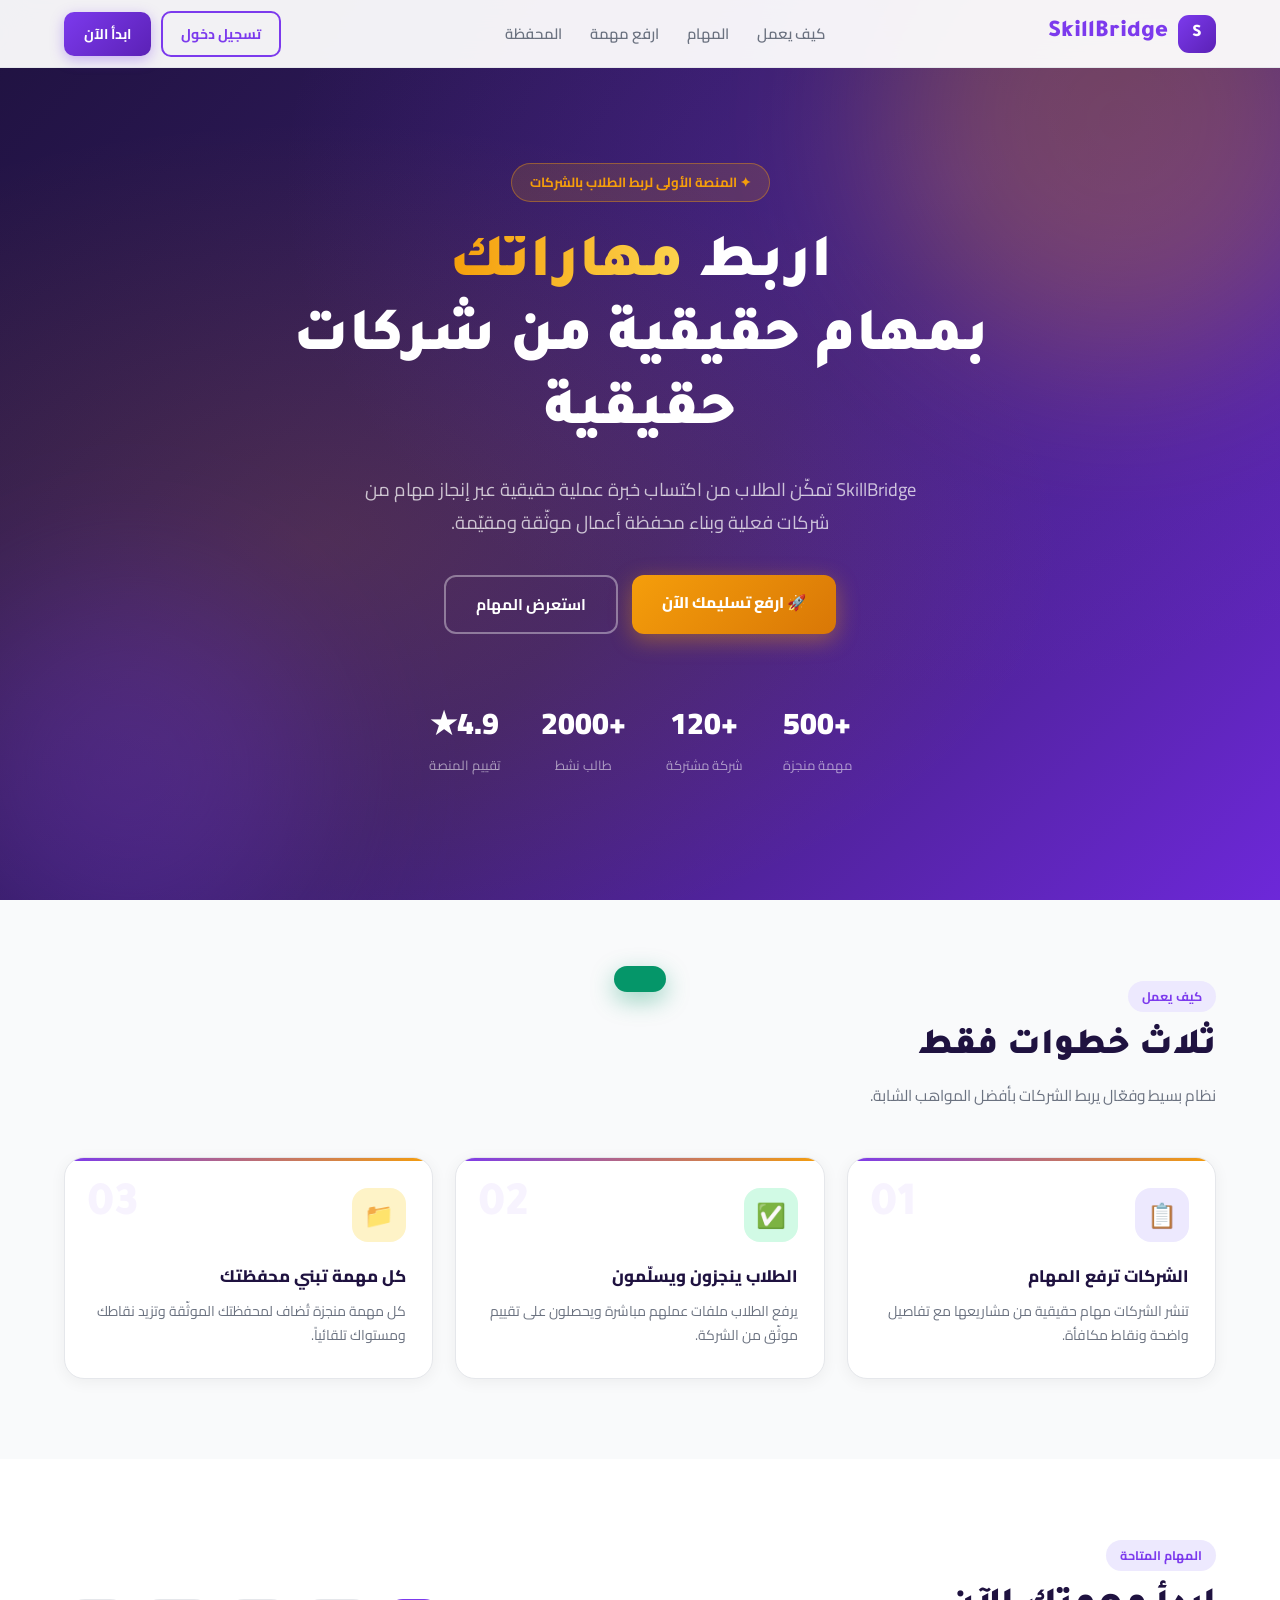
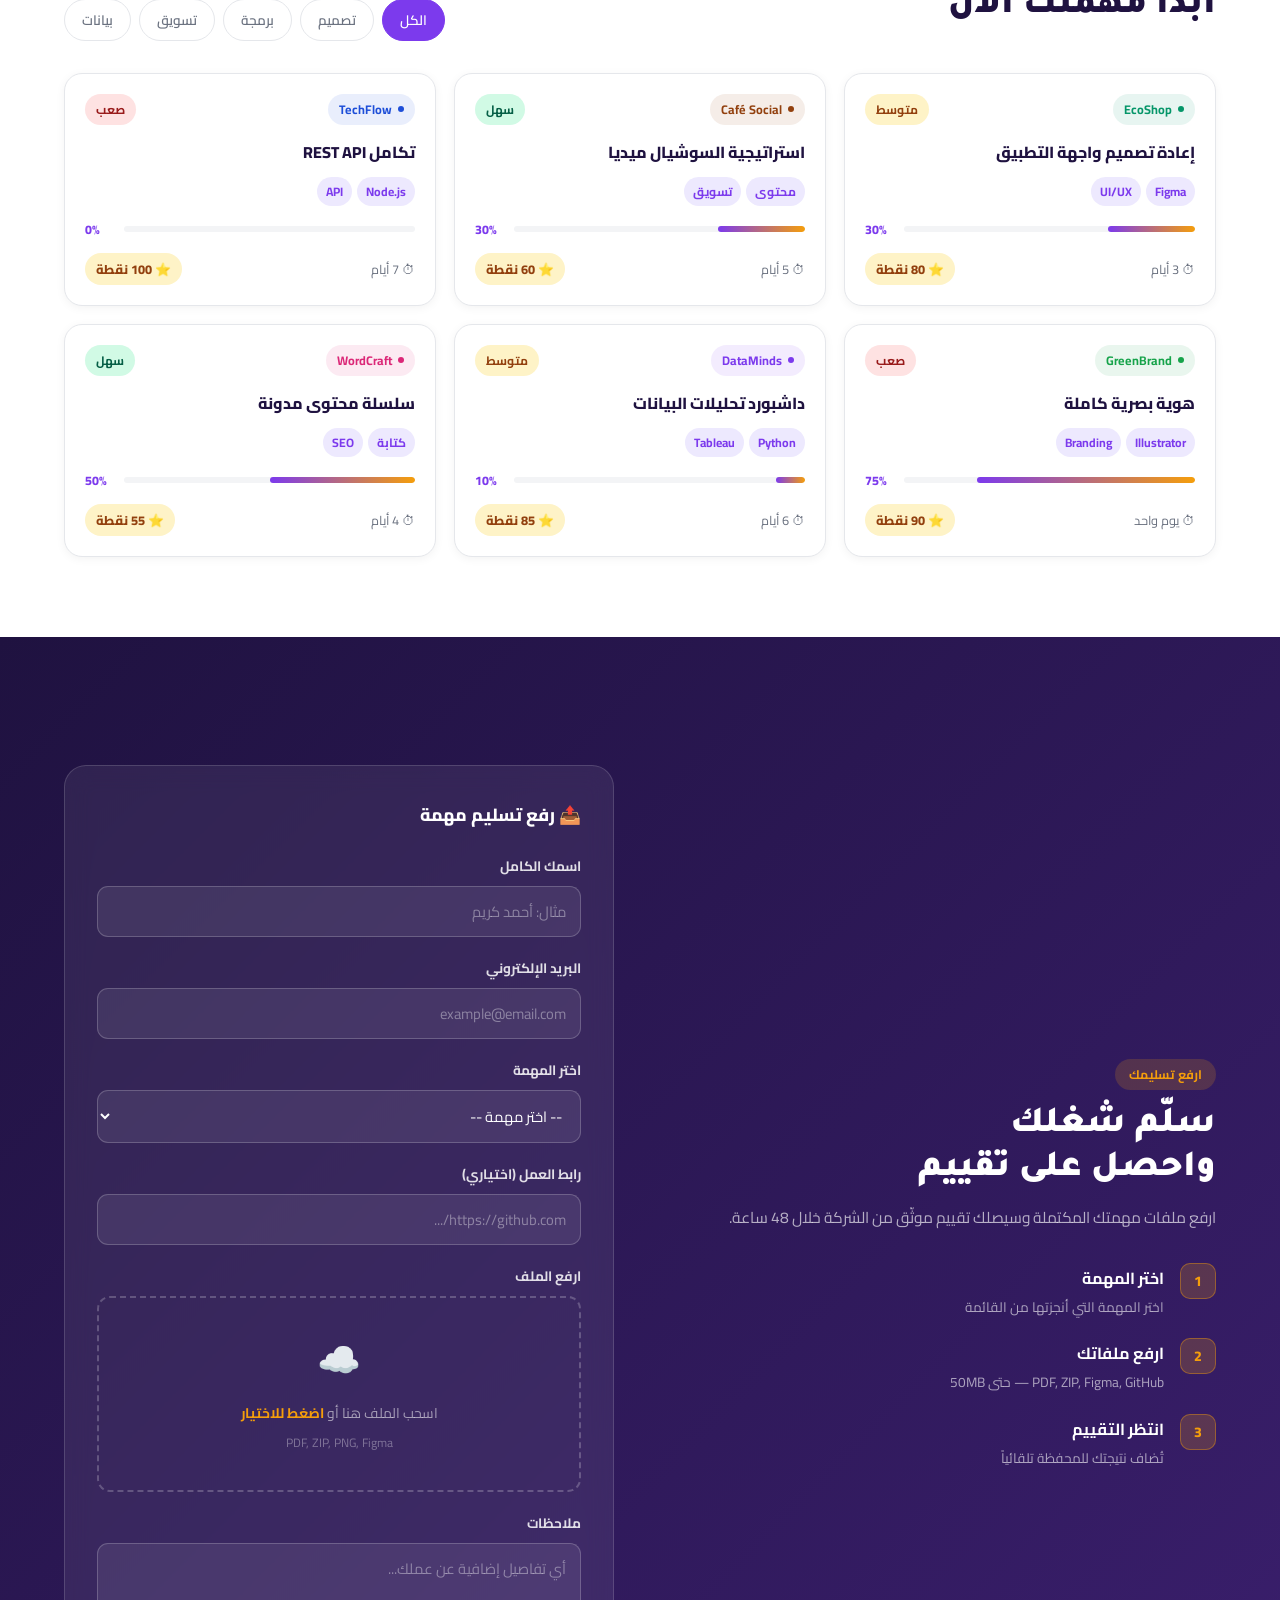
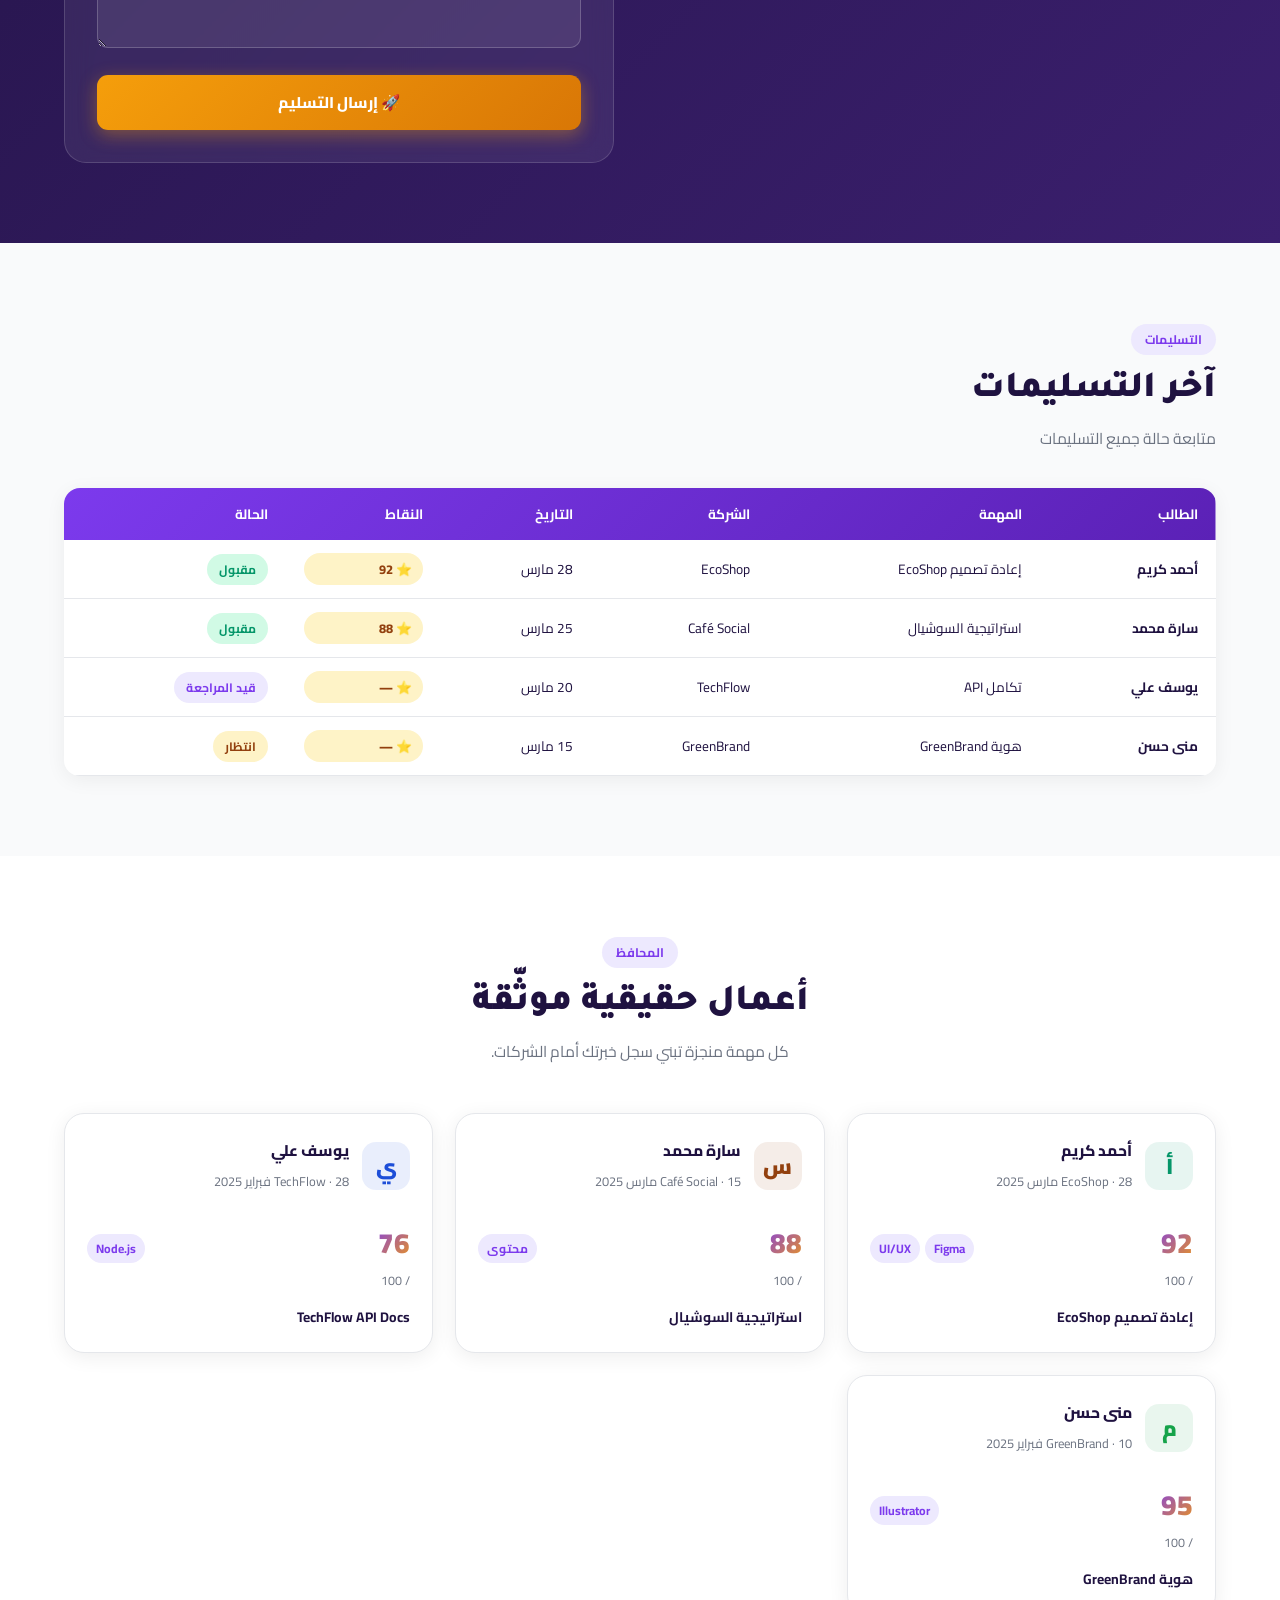
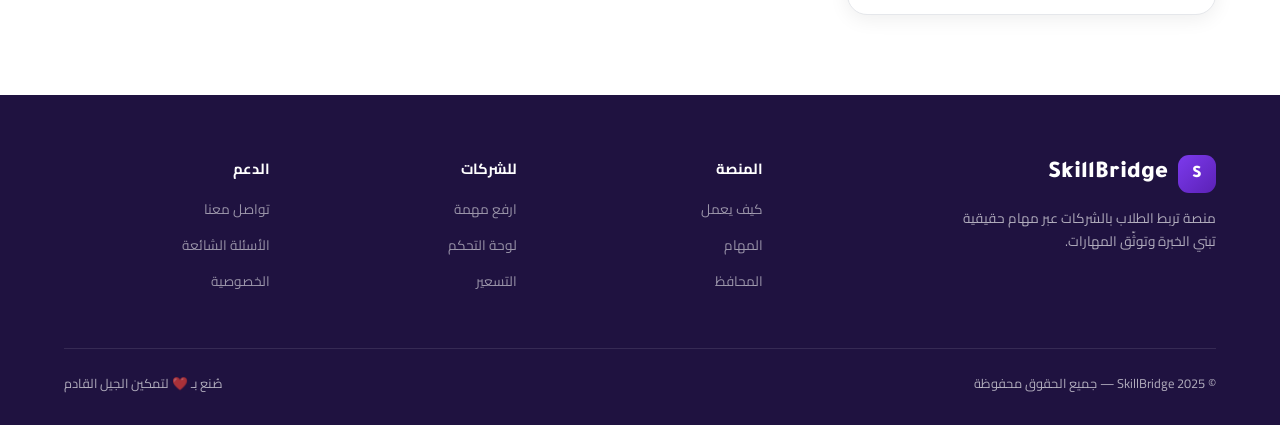
<file: index (1).html>
<!DOCTYPE html>
<html lang="ar" dir="rtl">
<head>
  <meta charset="UTF-8" />
  <meta name="viewport" content="width=device-width, initial-scale=1.0"/>
  <title>SkillBridge — اربط مهاراتك بالواقع</title>
  <link href="https://fonts.googleapis.com/css2?family=Cairo:wght@400;600;700;900&family=Tajawal:wght@400;500;700;800;900&display=swap" rel="stylesheet">
  <style>
    :root {
      --purple:#7C3AED; --purple-deep:#5B21B6; --purple-light:#EDE9FE;
      --gold:#F59E0B; --gold-light:#FEF3C7; --gold-dark:#92400E;
      --dark:#1F1240; --gray:#6B7280; --light-gray:#9CA3AF;
      --bg:#F9FAFB; --white:#fff; --green:#059669; --green-light:#D1FAE5;
      --red:#EF4444; --red-light:#FEE2E2; --border:#E5E7EB;
    }
    *{margin:0;padding:0;box-sizing:border-box;}
    html{scroll-behavior:smooth;}
    body{font-family:'Cairo',sans-serif;background:var(--bg);color:var(--dark);overflow-x:hidden;}

    /* ── NAV ── */
    nav{position:fixed;top:0;left:0;right:0;z-index:100;background:rgba(255,255,255,.94);backdrop-filter:blur(14px);border-bottom:1px solid var(--border);padding:0 5%;display:flex;align-items:center;justify-content:space-between;height:68px;transition:box-shadow .3s;}
    nav.scrolled{box-shadow:0 4px 24px rgba(124,58,237,.1);}
    .logo{display:flex;align-items:center;gap:10px;text-decoration:none;font-family:'Tajawal',sans-serif;font-size:1.5rem;font-weight:900;color:var(--purple);}
    .logo-icon{width:38px;height:38px;border-radius:11px;background:linear-gradient(135deg,var(--purple),var(--purple-deep));display:flex;align-items:center;justify-content:center;color:#fff;font-size:1.1rem;font-weight:900;}
    .nav-links{display:flex;align-items:center;gap:28px;}
    .nav-links a{text-decoration:none;color:var(--gray);font-weight:600;font-size:.93rem;transition:color .2s;}
    .nav-links a:hover{color:var(--purple);}
    .nav-btns{display:flex;gap:10px;align-items:center;}
    .btn-ghost{padding:8px 18px;border-radius:10px;border:2px solid var(--purple);color:var(--purple);font-weight:700;font-size:.88rem;cursor:pointer;background:transparent;text-decoration:none;transition:all .2s;font-family:'Cairo',sans-serif;}
    .btn-ghost:hover{background:var(--purple-light);}
    .btn-solid{padding:9px 20px;border-radius:10px;background:linear-gradient(135deg,var(--purple),var(--purple-deep));color:#fff;font-weight:700;font-size:.88rem;cursor:pointer;border:none;text-decoration:none;box-shadow:0 4px 14px rgba(124,58,237,.35);transition:transform .2s,box-shadow .2s;font-family:'Cairo',sans-serif;}
    .btn-solid:hover{transform:translateY(-2px);box-shadow:0 8px 20px rgba(124,58,237,.4);}
    .burger{display:none;flex-direction:column;gap:5px;cursor:pointer;padding:4px;}
    .burger span{width:24px;height:2px;background:var(--dark);border-radius:2px;transition:.3s;}

    /* ── HERO ── */
    .hero{min-height:100vh;background:linear-gradient(135deg,#1F1240 0%,#3B1F6E 55%,#6D28D9 100%);display:flex;align-items:center;justify-content:center;text-align:center;padding:110px 5% 70px;position:relative;overflow:hidden;}
    .hero-bg{position:absolute;inset:0;background:radial-gradient(ellipse at 25% 60%,rgba(245,158,11,.14) 0%,transparent 55%),radial-gradient(ellipse at 75% 20%,rgba(124,58,237,.25) 0%,transparent 50%);pointer-events:none;}
    .blob{position:absolute;border-radius:50%;filter:blur(80px);opacity:.25;pointer-events:none;}
    .blob-1{width:480px;height:480px;background:var(--gold);top:-120px;right:-80px;animation:float 8s ease-in-out infinite;}
    .blob-2{width:380px;height:380px;background:#7C3AED;bottom:-60px;left:-60px;animation:float 10s ease-in-out infinite reverse;}
    @keyframes float{0%,100%{transform:translateY(0);}50%{transform:translateY(-20px);}}
    .hero-inner{position:relative;z-index:1;max-width:820px;}
    .hero-badge{display:inline-flex;align-items:center;gap:8px;background:rgba(245,158,11,.15);border:1px solid rgba(245,158,11,.4);color:var(--gold);padding:6px 18px;border-radius:99px;font-size:.83rem;font-weight:700;margin-bottom:28px;animation:fadeD .5s ease both;}
    .hero h1{font-family:'Tajawal',sans-serif;font-size:clamp(2rem,6vw,3.8rem);font-weight:900;color:#fff;line-height:1.22;margin-bottom:20px;animation:fadeD .5s .15s ease both;}
    .hero h1 em{font-style:normal;background:linear-gradient(90deg,var(--gold),#FCD34D);-webkit-background-clip:text;-webkit-text-fill-color:transparent;}
    .hero p{font-size:clamp(.95rem,2.4vw,1.15rem);color:rgba(255,255,255,.72);line-height:1.8;max-width:580px;margin:0 auto 36px;animation:fadeD .5s .3s ease both;}
    .hero-actions{display:flex;gap:14px;justify-content:center;flex-wrap:wrap;animation:fadeD .5s .45s ease both;}
    .btn-gold{padding:13px 30px;border-radius:12px;background:linear-gradient(135deg,var(--gold),#D97706);color:#fff;font-weight:800;font-size:.97rem;text-decoration:none;border:none;cursor:pointer;box-shadow:0 6px 22px rgba(245,158,11,.4);transition:transform .2s,box-shadow .2s;font-family:'Cairo',sans-serif;}
    .btn-gold:hover{transform:translateY(-3px);box-shadow:0 10px 28px rgba(245,158,11,.5);}
    .btn-outline-white{padding:13px 30px;border-radius:12px;border:2px solid rgba(255,255,255,.38);color:#fff;font-weight:700;font-size:.97rem;text-decoration:none;transition:background .2s,border-color .2s;}
    .btn-outline-white:hover{background:rgba(255,255,255,.1);border-color:rgba(255,255,255,.7);}
    .hero-stats{display:flex;gap:40px;justify-content:center;margin-top:60px;flex-wrap:wrap;animation:fadeU .5s .6s ease both;}
    .hstat .num{font-size:1.9rem;font-weight:900;color:#fff;}
    .hstat .lbl{font-size:.82rem;color:rgba(255,255,255,.55);margin-top:2px;}
    @keyframes fadeD{from{opacity:0;transform:translateY(-18px);}to{opacity:1;transform:translateY(0);}}
    @keyframes fadeU{from{opacity:0;transform:translateY(18px);}to{opacity:1;transform:translateY(0);}}

    /* ── SECTIONS ── */
    .sec{padding:80px 5%;}
    .sec-white{background:var(--white);}
    .sec-dark{background:linear-gradient(135deg,#1F1240,#3B1F6E);color:#fff;}
    .chip{display:inline-block;background:var(--purple-light);color:var(--purple);padding:4px 14px;border-radius:99px;font-size:.78rem;font-weight:700;margin-bottom:14px;}
    .chip-gold{background:rgba(245,158,11,.18);color:var(--gold);}
    .sec-title{font-family:'Tajawal',sans-serif;font-size:clamp(1.55rem,4vw,2.3rem);font-weight:900;margin-bottom:12px;}
    .sec-sub{color:var(--gray);font-size:.97rem;line-height:1.75;max-width:500px;}
    .sec-sub-white{color:rgba(255,255,255,.65);}

    /* ── HOW ── */
    .how-grid{display:grid;grid-template-columns:repeat(auto-fit,minmax(250px,1fr));gap:22px;margin-top:48px;}
    .how-card{background:var(--white);border-radius:20px;padding:30px 26px;border:1px solid var(--border);box-shadow:0 3px 16px rgba(0,0,0,.055);position:relative;overflow:hidden;transition:transform .3s,box-shadow .3s;}
    .how-card::before{content:'';position:absolute;top:0;left:0;right:0;height:3px;background:linear-gradient(90deg,var(--purple),var(--gold));}
    .how-card:hover{transform:translateY(-6px);box-shadow:0 16px 40px rgba(124,58,237,.11);}
    .how-num{position:absolute;top:20px;left:22px;font-size:3rem;font-weight:900;color:rgba(124,58,237,.06);font-family:'Tajawal',sans-serif;}
    .how-icon{width:54px;height:54px;border-radius:16px;display:flex;align-items:center;justify-content:center;font-size:1.5rem;margin-bottom:18px;}
    .how-card h3{font-size:1.05rem;font-weight:800;margin-bottom:8px;}
    .how-card p{font-size:.875rem;color:var(--gray);line-height:1.7;}

    /* ── TASKS ── */
    .tasks-head{display:flex;align-items:flex-end;justify-content:space-between;flex-wrap:wrap;gap:16px;margin-bottom:32px;}
    .filters{display:flex;gap:8px;flex-wrap:wrap;}
    .ftab{padding:7px 17px;border-radius:99px;border:1.5px solid var(--border);background:transparent;font-size:.85rem;font-weight:600;color:var(--gray);cursor:pointer;font-family:'Cairo',sans-serif;transition:all .2s;}
    .ftab.active,.ftab:hover{background:var(--purple);border-color:var(--purple);color:#fff;}
    .tasks-grid{display:grid;grid-template-columns:repeat(auto-fill,minmax(295px,1fr));gap:18px;}
    .tcard{background:var(--white);border-radius:18px;padding:20px;border:1.5px solid var(--border);box-shadow:0 2px 10px rgba(0,0,0,.05);transition:transform .3s,box-shadow .3s,border-color .3s;cursor:pointer;}
    .tcard:hover{transform:translateY(-4px);box-shadow:0 12px 32px rgba(124,58,237,.1);border-color:var(--purple-light);}
    .tcard-top{display:flex;justify-content:space-between;align-items:center;margin-bottom:12px;}
    .cbadge{display:flex;align-items:center;gap:6px;padding:4px 11px;border-radius:99px;font-size:.78rem;font-weight:700;}
    .cdot{width:6px;height:6px;border-radius:50%;}
    .dbadge{padding:4px 11px;border-radius:99px;font-size:.76rem;font-weight:700;}
    .de{background:#D1FAE5;color:#065F46;} .dm{background:var(--gold-light);color:var(--gold-dark);} .dh{background:var(--red-light);color:#991B1B;}
    .ttitle{font-size:1rem;font-weight:800;margin-bottom:10px;}
    .tags{display:flex;flex-wrap:wrap;gap:5px;margin-bottom:12px;}
    .tag{padding:3px 9px;border-radius:99px;background:var(--purple-light);color:var(--purple);font-size:.76rem;font-weight:700;}
    .prow{display:flex;align-items:center;gap:9px;margin-bottom:12px;}
    .pbar{flex:1;height:6px;background:#F3F4F6;border-radius:99px;overflow:hidden;}
    .pfill{height:100%;background:linear-gradient(90deg,var(--purple),var(--gold));border-radius:99px;}
    .ppct{font-size:.78rem;font-weight:800;color:var(--purple);min-width:30px;text-align:left;}
    .tfoot{display:flex;justify-content:space-between;align-items:center;}
    .dl{font-size:.8rem;color:var(--gray);}
    .pts{display:flex;align-items:center;gap:4px;background:var(--gold-light);padding:4px 11px;border-radius:99px;font-size:.8rem;font-weight:800;color:var(--gold-dark);}

    /* ── UPLOAD ── */
    .upload-grid{display:grid;grid-template-columns:1fr 1fr;gap:52px;align-items:center;margin-top:48px;}
    .upload-steps{display:flex;flex-direction:column;gap:20px;margin-top:32px;}
    .ustep{display:flex;gap:16px;align-items:flex-start;}
    .unum{width:36px;height:36px;border-radius:10px;flex-shrink:0;background:rgba(245,158,11,.2);border:1px solid rgba(245,158,11,.4);color:var(--gold);font-weight:800;display:flex;align-items:center;justify-content:center;font-size:.88rem;}
    .utext h4{font-weight:700;margin-bottom:4px;}
    .utext p{font-size:.85rem;color:rgba(255,255,255,.6);line-height:1.6;}
    .form-wrap{background:rgba(255,255,255,.07);border:1px solid rgba(255,255,255,.15);border-radius:22px;padding:32px;backdrop-filter:blur(12px);}
    .form-wrap h3{font-weight:800;font-size:1.1rem;margin-bottom:22px;}
    .fg{margin-bottom:18px;}
    .fg label{display:block;font-size:.85rem;font-weight:700;margin-bottom:7px;color:rgba(255,255,255,.85);}
    .fc{width:100%;padding:11px 14px;border-radius:11px;border:1.5px solid rgba(255,255,255,.2);background:rgba(255,255,255,.08);color:#fff;font-size:.92rem;font-family:'Cairo',sans-serif;outline:none;transition:border-color .2s,background .2s;}
    .fc::placeholder{color:rgba(255,255,255,.38);}
    .fc:focus{border-color:var(--gold);background:rgba(255,255,255,.12);}
    select.fc option{background:#2D1B69;color:#fff;}
    .drop{border:2px dashed rgba(255,255,255,.22);border-radius:13px;padding:28px;text-align:center;cursor:pointer;transition:border-color .2s,background .2s;}
    .drop:hover,.drop.over{border-color:var(--gold);background:rgba(245,158,11,.07);}
    .drop-ico{font-size:2.2rem;margin-bottom:8px;}
    .drop p{font-size:.87rem;color:rgba(255,255,255,.55);}
    .drop strong{color:var(--gold);}
    #fName{margin-top:8px;font-size:.82rem;color:var(--gold);font-weight:600;}
    .btn-send{width:100%;padding:13px;border-radius:11px;background:linear-gradient(135deg,var(--gold),#D97706);color:#fff;font-weight:800;font-size:.97rem;border:none;cursor:pointer;font-family:'Cairo',sans-serif;box-shadow:0 5px 18px rgba(245,158,11,.38);transition:transform .2s,box-shadow .2s;}
    .btn-send:hover{transform:translateY(-2px);box-shadow:0 9px 26px rgba(245,158,11,.48);}

    /* ── TABLE ── */
    .twrap{overflow-x:auto;border-radius:16px;box-shadow:0 4px 20px rgba(0,0,0,.06);margin-top:36px;}
    table{width:100%;border-collapse:collapse;background:var(--white);}
    thead{background:linear-gradient(135deg,var(--purple),var(--purple-deep));}
    th{padding:13px 18px;font-size:.85rem;font-weight:700;color:#fff;text-align:right;}
    tbody tr{border-bottom:1px solid var(--border);transition:background .2s;}
    tbody tr:hover{background:var(--purple-light);}
    td{padding:13px 18px;font-size:.85rem;}
    .sbadge{padding:4px 12px;border-radius:99px;font-size:.76rem;font-weight:700;}
    .sp{background:var(--gold-light);color:var(--gold-dark);}
    .sa{background:var(--green-light);color:var(--green);}
    .sr{background:var(--purple-light);color:var(--purple);}

    /* ── PORTFOLIO ── */
    .pgrid{display:grid;grid-template-columns:repeat(auto-fill,minmax(275px,1fr));gap:22px;margin-top:48px;}
    .pcard{background:var(--white);border-radius:20px;overflow:hidden;box-shadow:0 4px 20px rgba(0,0,0,.07);border:1px solid var(--border);transition:transform .3s,box-shadow .3s;}
    .pcard:hover{transform:translateY(-6px);box-shadow:0 16px 40px rgba(0,0,0,.11);}
    .pcard-h{padding:22px;display:flex;align-items:center;gap:13px;}
    .pav{width:48px;height:48px;border-radius:14px;display:flex;align-items:center;justify-content:center;font-size:1.35rem;font-weight:900;}
    .pinfo h4{font-size:.97rem;font-weight:800;}
    .pinfo span{font-size:.8rem;color:var(--gray);}
    .pcard-b{padding:0 22px 22px;}
    .srow{display:flex;align-items:center;justify-content:space-between;margin-bottom:12px;}
    .sval{font-size:1.75rem;font-weight:900;background:linear-gradient(135deg,var(--purple),var(--gold));-webkit-background-clip:text;-webkit-text-fill-color:transparent;}
    .slbl{font-size:.78rem;color:var(--gray);}

    /* ── FOOTER ── */
    footer{background:var(--dark);color:rgba(255,255,255,.65);padding:60px 5% 30px;}
    .fgrid{display:grid;grid-template-columns:2fr 1fr 1fr 1fr;gap:40px;margin-bottom:44px;}
    .fbrand .logo{color:#fff;margin-bottom:14px;}
    .fbrand p{font-size:.85rem;line-height:1.7;max-width:270px;}
    .fcol h4{color:#fff;font-weight:700;margin-bottom:14px;font-size:.92rem;}
    .fcol a{display:block;font-size:.85rem;color:rgba(255,255,255,.55);text-decoration:none;margin-bottom:10px;transition:color .2s;}
    .fcol a:hover{color:var(--gold);}
    .fbot{border-top:1px solid rgba(255,255,255,.1);padding-top:22px;display:flex;justify-content:space-between;flex-wrap:wrap;gap:8px;font-size:.8rem;}

    /* ── TOAST ── */
    .toast{position:fixed;bottom:28px;left:50%;transform:translateX(-50%) translateY(120px);background:var(--green);color:#fff;padding:13px 26px;border-radius:14px;font-weight:700;font-size:.92rem;box-shadow:0 8px 24px rgba(5,150,105,.4);z-index:999;transition:transform .4s cubic-bezier(.34,1.56,.64,1);display:flex;align-items:center;gap:8px;white-space:nowrap;}
    .toast.show{transform:translateX(-50%) translateY(0);}

    /* ── MODAL ── */
    .ov{position:fixed;inset:0;background:rgba(0,0,0,.6);backdrop-filter:blur(4px);z-index:200;display:flex;align-items:center;justify-content:center;opacity:0;pointer-events:none;transition:opacity .3s;}
    .ov.open{opacity:1;pointer-events:all;}
    .modal{background:var(--white);border-radius:22px;padding:34px;max-width:460px;width:92%;transform:scale(.92);transition:transform .3s;max-height:88vh;overflow-y:auto;}
    .ov.open .modal{transform:scale(1);}
    .modal h2{font-size:1.35rem;font-weight:900;margin-bottom:6px;}
    .modal p{color:var(--gray);font-size:.88rem;margin-bottom:20px;}
    .mclose{float:left;background:none;border:none;font-size:1.3rem;cursor:pointer;color:var(--gray);}
    .fc-l{width:100%;padding:11px 14px;border-radius:11px;border:1.5px solid var(--border);background:var(--bg);font-size:.92rem;font-family:'Cairo',sans-serif;color:var(--dark);outline:none;margin-bottom:14px;transition:border-color .2s;}
    .fc-l:focus{border-color:var(--purple);}
    .mact{display:flex;gap:10px;margin-top:20px;}

    /* ── REVEAL ── */
    .rv{opacity:0;transform:translateY(28px);transition:opacity .6s ease,transform .6s ease;}
    .rv.vis{opacity:1;transform:translateY(0);}

    /* ── RESPONSIVE ── */
    @media(max-width:900px){.upload-grid{grid-template-columns:1fr;}.fgrid{grid-template-columns:1fr 1fr;}}
    @media(max-width:640px){
      nav{padding:0 4%;} .nav-links{display:none;flex-direction:column;position:fixed;top:68px;left:0;right:0;background:#fff;padding:20px;border-bottom:1px solid var(--border);gap:16px;box-shadow:0 8px 20px rgba(0,0,0,.08);}
      .nav-links.open{display:flex;} .nav-btns .btn-ghost{display:none;} .burger{display:flex;}
      .sec{padding:56px 4%;} .how-grid,.tasks-grid,.pgrid{grid-template-columns:1fr;}
      .fgrid{grid-template-columns:1fr;} .hero-stats{gap:20px;} .hero-actions{flex-direction:column;align-items:center;}
      .tasks-head{flex-direction:column;align-items:flex-start;} .hstat .num{font-size:1.6rem;}
    }
  </style>
</head>
<body>

<!-- NAV -->
<nav id="nav">
  <a class="logo" href="#"><div class="logo-icon">S</div>SkillBridge</a>
  <div class="nav-links" id="nl">
    <a href="#how">كيف يعمل</a>
    <a href="#tasks">المهام</a>
    <a href="#upload">ارفع مهمة</a>
    <a href="#portfolio">المحفظة</a>
  </div>
  <div class="nav-btns">
    <a class="btn-ghost" href="#" onclick="openM('login');return false">تسجيل دخول</a>
    <a class="btn-solid" href="#" onclick="openM('reg');return false">ابدأ الآن</a>
  </div>
  <div class="burger" onclick="toggleNav()"><span></span><span></span><span></span></div>
</nav>

<!-- HERO -->
<section class="hero">
  <div class="hero-bg"></div>
  <div class="blob blob-1"></div>
  <div class="blob blob-2"></div>
  <div class="hero-inner">
    <div class="hero-badge">✦ المنصة الأولى لربط الطلاب بالشركات</div>
    <h1>اربط <em>مهاراتك</em><br>بمهام حقيقية من شركات حقيقية</h1>
    <p>SkillBridge تمكّن الطلاب من اكتساب خبرة عملية حقيقية عبر إنجاز مهام من شركات فعلية وبناء محفظة أعمال موثّقة ومقيّمة.</p>
    <div class="hero-actions">
      <a class="btn-gold" href="#upload">🚀 ارفع تسليمك الآن</a>
      <a class="btn-outline-white" href="#tasks">استعرض المهام</a>
    </div>
    <div class="hero-stats">
      <div class="hstat"><div class="num">+500</div><div class="lbl">مهمة منجزة</div></div>
      <div class="hstat"><div class="num">+120</div><div class="lbl">شركة مشتركة</div></div>
      <div class="hstat"><div class="num">+2000</div><div class="lbl">طالب نشط</div></div>
      <div class="hstat"><div class="num">4.9★</div><div class="lbl">تقييم المنصة</div></div>
    </div>
  </div>
</section>

<!-- HOW -->
<section id="how" class="sec">
  <div class="rv"><span class="chip">كيف يعمل</span><h2 class="sec-title">ثلاث خطوات فقط</h2><p class="sec-sub">نظام بسيط وفعّال يربط الشركات بأفضل المواهب الشابة.</p></div>
  <div class="how-grid">
    <div class="how-card rv"><div class="how-num">01</div><div class="how-icon" style="background:#EDE9FE">📋</div><h3>الشركات ترفع المهام</h3><p>تنشر الشركات مهام حقيقية من مشاريعها مع تفاصيل واضحة ونقاط مكافأة.</p></div>
    <div class="how-card rv" style="transition-delay:.1s"><div class="how-num">02</div><div class="how-icon" style="background:#D1FAE5">✅</div><h3>الطلاب ينجزون ويسلّمون</h3><p>يرفع الطلاب ملفات عملهم مباشرة ويحصلون على تقييم موثّق من الشركة.</p></div>
    <div class="how-card rv" style="transition-delay:.2s"><div class="how-num">03</div><div class="how-icon" style="background:#FEF3C7">📁</div><h3>كل مهمة تبني محفظتك</h3><p>كل مهمة منجزة تُضاف لمحفظتك الموثّقة وتزيد نقاطك ومستواك تلقائياً.</p></div>
  </div>
</section>

<!-- TASKS -->
<section id="tasks" class="sec sec-white">
  <div class="tasks-head rv">
    <div><span class="chip">المهام المتاحة</span><h2 class="sec-title">ابدأ مهمتك الآن</h2></div>
    <div class="filters">
      <button class="ftab active" onclick="filt('all',this)">الكل</button>
      <button class="ftab" onclick="filt('design',this)">تصميم</button>
      <button class="ftab" onclick="filt('dev',this)">برمجة</button>
      <button class="ftab" onclick="filt('marketing',this)">تسويق</button>
      <button class="ftab" onclick="filt('data',this)">بيانات</button>
    </div>
  </div>
  <div class="tasks-grid" id="tGrid"></div>
</section>

<!-- UPLOAD -->
<section id="upload" class="sec sec-dark">
  <div class="upload-grid">
    <div class="rv">
      <span class="chip chip-gold">ارفع تسليمك</span>
      <h2 class="sec-title" style="color:#fff">سلّم شغلك<br>واحصل على تقييم</h2>
      <p class="sec-sub sec-sub-white">ارفع ملفات مهمتك المكتملة وسيصلك تقييم موثّق من الشركة خلال 48 ساعة.</p>
      <div class="upload-steps">
        <div class="ustep"><div class="unum">1</div><div class="utext"><h4>اختر المهمة</h4><p>اختر المهمة التي أنجزتها من القائمة</p></div></div>
        <div class="ustep"><div class="unum">2</div><div class="utext"><h4>ارفع ملفاتك</h4><p>PDF, ZIP, Figma, GitHub — حتى 50MB</p></div></div>
        <div class="ustep"><div class="unum">3</div><div class="utext"><h4>انتظر التقييم</h4><p>تُضاف نتيجتك للمحفظة تلقائياً</p></div></div>
      </div>
    </div>
    <div class="form-wrap rv">
      <h3>📤 رفع تسليم مهمة</h3>
      <form id="upForm" onsubmit="submit(event)">
        <div class="fg"><label>اسمك الكامل</label><input class="fc" type="text" placeholder="مثال: أحمد كريم" required></div>
        <div class="fg"><label>البريد الإلكتروني</label><input class="fc" type="email" placeholder="example@email.com" required></div>
        <div class="fg">
          <label>اختر المهمة</label>
          <select class="fc" required>
            <option value="">-- اختر مهمة --</option>
            <option>إعادة تصميم واجهة EcoShop</option>
            <option>استراتيجية السوشيال ميديا — Café Social</option>
            <option>تكامل REST API — TechFlow</option>
            <option>هوية بصرية كاملة — GreenBrand</option>
            <option>داشبورد البيانات — DataMinds</option>
          </select>
        </div>
        <div class="fg"><label>رابط العمل (اختياري)</label><input class="fc" type="url" placeholder="https://github.com/..."></div>
        <div class="fg">
          <label>ارفع الملف</label>
          <div class="drop" id="drop" onclick="document.getElementById('fi').click()" ondragover="dov(event)" ondrop="dop(event)" ondragleave="dlv()">
            <div class="drop-ico">☁️</div>
            <p>اسحب الملف هنا أو <strong>اضغط للاختيار</strong></p>
            <p style="font-size:.76rem;margin-top:5px;color:rgba(255,255,255,.35)">PDF, ZIP, PNG, Figma</p>
            <div id="fName"></div>
          </div>
          <input type="file" id="fi" style="display:none" onchange="fsel(this)" accept=".pdf,.zip,.png,.jpg,.fig">
        </div>
        <div class="fg"><label>ملاحظات</label><textarea class="fc" rows="3" placeholder="أي تفاصيل إضافية عن عملك..."></textarea></div>
        <button class="btn-send" type="submit">🚀 إرسال التسليم</button>
      </form>
    </div>
  </div>
</section>

<!-- SUBMISSIONS -->
<section class="sec">
  <div class="rv"><span class="chip">التسليمات</span><h2 class="sec-title">آخر التسليمات</h2><p class="sec-sub">متابعة حالة جميع التسليمات</p></div>
  <div class="twrap rv">
    <table>
      <thead><tr><th>الطالب</th><th>المهمة</th><th>الشركة</th><th>التاريخ</th><th>النقاط</th><th>الحالة</th></tr></thead>
      <tbody id="subBody">
        <tr><td><strong>أحمد كريم</strong></td><td>إعادة تصميم EcoShop</td><td>EcoShop</td><td>28 مارس</td><td><span class="pts">⭐ 92</span></td><td><span class="sbadge sa">مقبول</span></td></tr>
        <tr><td><strong>سارة محمد</strong></td><td>استراتيجية السوشيال</td><td>Café Social</td><td>25 مارس</td><td><span class="pts">⭐ 88</span></td><td><span class="sbadge sa">مقبول</span></td></tr>
        <tr><td><strong>يوسف علي</strong></td><td>تكامل API</td><td>TechFlow</td><td>20 مارس</td><td><span class="pts">⭐ —</span></td><td><span class="sbadge sr">قيد المراجعة</span></td></tr>
        <tr><td><strong>منى حسن</strong></td><td>هوية GreenBrand</td><td>GreenBrand</td><td>15 مارس</td><td><span class="pts">⭐ —</span></td><td><span class="sbadge sp">انتظار</span></td></tr>
      </tbody>
    </table>
  </div>
</section>

<!-- PORTFOLIO -->
<section id="portfolio" class="sec sec-white" style="text-align:center">
  <div class="rv" style="max-width:580px;margin:0 auto 0"><span class="chip">المحافظ</span><h2 class="sec-title">أعمال حقيقية موثّقة</h2><p class="sec-sub" style="margin:0 auto">كل مهمة منجزة تبني سجل خبرتك أمام الشركات.</p></div>
  <div class="pgrid" id="pGrid" style="text-align:right"></div>
</section>

<!-- FOOTER -->
<footer>
  <div class="fgrid">
    <div class="fbrand"><a class="logo" href="#"><div class="logo-icon">S</div>SkillBridge</a><p>منصة تربط الطلاب بالشركات عبر مهام حقيقية تبني الخبرة وتوثّق المهارات.</p></div>
    <div class="fcol"><h4>المنصة</h4><a href="#how">كيف يعمل</a><a href="#tasks">المهام</a><a href="#portfolio">المحافظ</a></div>
    <div class="fcol"><h4>للشركات</h4><a href="#">ارفع مهمة</a><a href="#">لوحة التحكم</a><a href="#">التسعير</a></div>
    <div class="fcol"><h4>الدعم</h4><a href="#">تواصل معنا</a><a href="#">الأسئلة الشائعة</a><a href="#">الخصوصية</a></div>
  </div>
  <div class="fbot"><p>© 2025 SkillBridge — جميع الحقوق محفوظة</p><p>صُنع بـ ❤️ لتمكين الجيل القادم</p></div>
</footer>

<div class="toast" id="toast"></div>

<!-- LOGIN MODAL -->
<div class="ov" id="loginM">
  <div class="modal">
    <button class="mclose" onclick="closeM('login')">✕</button>
    <h2>👋 مرحباً بعودتك</h2>
    <p>سجّل دخولك للوصول لمهامك ومحفظتك</p>
    <input class="fc-l" type="email" placeholder="البريد الإلكتروني">
    <input class="fc-l" type="password" placeholder="كلمة المرور">
    <div class="mact">
      <button class="btn-solid" style="flex:1;padding:12px" onclick="closeM('login');toast('تم تسجيل الدخول بنجاح! 🎉')">دخول</button>
    </div>
    <p style="text-align:center;margin-top:14px;font-size:.85rem;color:var(--gray)">مش عندك حساب؟ <a href="#" onclick="closeM('login');openM('reg');return false" style="color:var(--purple);font-weight:700">سجّل الآن</a></p>
  </div>
</div>

<!-- REGISTER MODAL -->
<div class="ov" id="regM">
  <div class="modal">
    <button class="mclose" onclick="closeM('reg')">✕</button>
    <h2>🚀 انضم لـ SkillBridge</h2>
    <p>أنشئ حسابك مجاناً وابدأ رحلتك</p>
    <div style="display:flex;gap:10px;margin-bottom:16px">
      <button id="rS" onclick="role('s')" style="flex:1;padding:10px;border-radius:10px;border:2px solid var(--purple);background:var(--purple);color:#fff;font-family:'Cairo',sans-serif;font-weight:700;cursor:pointer">🎓 طالب</button>
      <button id="rC" onclick="role('c')" style="flex:1;padding:10px;border-radius:10px;border:2px solid var(--border);background:transparent;font-family:'Cairo',sans-serif;font-weight:700;cursor:pointer;color:var(--gray)">🏢 شركة</button>
    </div>
    <input class="fc-l" type="text" placeholder="الاسم الكامل / اسم الشركة">
    <input class="fc-l" type="email" placeholder="البريد الإلكتروني">
    <input class="fc-l" type="password" placeholder="كلمة المرور">
    <div class="mact">
      <button class="btn-solid" style="flex:1;padding:12px" onclick="closeM('reg');toast('تم إنشاء حسابك بنجاح! مرحباً 🎉')">إنشاء الحساب</button>
    </div>
  </div>
</div>

<script>
// DATA
const TASKS=[
  {id:1,co:'EcoShop',col:'#059669',title:'إعادة تصميم واجهة التطبيق',cat:'design',prog:30,dl:'3 أيام',pts:80,diff:'متوسط',tags:['Figma','UI/UX']},
  {id:2,co:'Café Social',col:'#92400E',title:'استراتيجية السوشيال ميديا',cat:'marketing',prog:30,dl:'5 أيام',pts:60,diff:'سهل',tags:['محتوى','تسويق']},
  {id:3,co:'TechFlow',col:'#1D4ED8',title:'تكامل REST API',cat:'dev',prog:0,dl:'7 أيام',pts:100,diff:'صعب',tags:['Node.js','API']},
  {id:4,co:'GreenBrand',col:'#16A34A',title:'هوية بصرية كاملة',cat:'design',prog:75,dl:'يوم واحد',pts:90,diff:'صعب',tags:['Illustrator','Branding']},
  {id:5,co:'DataMinds',col:'#7C3AED',title:'داشبورد تحليلات البيانات',cat:'data',prog:10,dl:'6 أيام',pts:85,diff:'متوسط',tags:['Python','Tableau']},
  {id:6,co:'WordCraft',col:'#DB2777',title:'سلسلة محتوى مدونة',cat:'marketing',prog:50,dl:'4 أيام',pts:55,diff:'سهل',tags:['كتابة','SEO']},
];
const PORT=[
  {n:'أحمد كريم',t:'إعادة تصميم EcoShop',co:'EcoShop',col:'#059669',sc:92,d:'28 مارس 2025',tags:['Figma','UI/UX']},
  {n:'سارة محمد',t:'استراتيجية السوشيال',co:'Café Social',col:'#92400E',sc:88,d:'15 مارس 2025',tags:['محتوى']},
  {n:'يوسف علي',t:'TechFlow API Docs',co:'TechFlow',col:'#1D4ED8',sc:76,d:'28 فبراير 2025',tags:['Node.js']},
  {n:'منى حسن',t:'هوية GreenBrand',co:'GreenBrand',col:'#16A34A',sc:95,d:'10 فبراير 2025',tags:['Illustrator']},
];

function renderTasks(cat='all'){
  const data=cat==='all'?TASKS:TASKS.filter(t=>t.cat===cat);
  document.getElementById('tGrid').innerHTML=data.map(t=>{
    const dc=t.diff==='سهل'?'de':t.diff==='متوسط'?'dm':'dh';
    return`<div class="tcard rv" onclick="taskModal(${t.id})">
      <div class="tcard-top">
        <div class="cbadge" style="background:${t.col}18"><div class="cdot" style="background:${t.col}"></div><span style="color:${t.col}">${t.co}</span></div>
        <span class="dbadge ${dc}">${t.diff}</span>
      </div>
      <div class="ttitle">${t.title}</div>
      <div class="tags">${t.tags.map(tg=>`<span class="tag">${tg}</span>`).join('')}</div>
      <div class="prow"><div class="pbar"><div class="pfill" style="width:${t.prog}%"></div></div><span class="ppct">${t.prog}%</span></div>
      <div class="tfoot"><span class="dl">⏱ ${t.dl}</span><span class="pts">⭐ ${t.pts} نقطة</span></div>
    </div>`;
  }).join('');
  observe();
}

function renderPort(){
  document.getElementById('pGrid').innerHTML=PORT.map(p=>`
    <div class="pcard rv">
      <div class="pcard-h"><div class="pav" style="background:${p.col}18;color:${p.col}">${p.n[0]}</div><div class="pinfo"><h4>${p.n}</h4><span>${p.co} · ${p.d}</span></div></div>
      <div class="pcard-b">
        <div class="srow"><div><div class="sval">${p.sc}</div><div class="slbl">/ 100</div></div><div class="tags">${p.tags.map(t=>`<span class="tag">${t}</span>`).join('')}</div></div>
        <div style="font-size:.87rem;font-weight:700">${p.t}</div>
      </div>
    </div>`).join('');
  observe();
}

function filt(cat,btn){
  document.querySelectorAll('.ftab').forEach(b=>b.classList.remove('active'));
  btn.classList.add('active');
  renderTasks(cat);
}

function observe(){
  const obs=new IntersectionObserver(en=>{en.forEach(e=>{if(e.isIntersecting){e.target.classList.add('vis');obs.unobserve(e.target);}});},{threshold:.1});
  document.querySelectorAll('.rv:not(.vis)').forEach(el=>obs.observe(el));
}

window.addEventListener('scroll',()=>{document.getElementById('nav').classList.toggle('scrolled',scrollY>20);});
function toggleNav(){document.getElementById('nl').classList.toggle('open');}

// FILE
function fsel(i){const n=i.files[0]?.name;document.getElementById('fName').textContent=n?`📎 ${n}`:'';}
function dov(e){e.preventDefault();document.getElementById('drop').classList.add('over');}
function dlv(){document.getElementById('drop').classList.remove('over');}
function dop(e){e.preventDefault();dlv();const f=e.dataTransfer.files[0];if(f)document.getElementById('fName').textContent=`📎 ${f.name}`;}

function submit(e){
  e.preventDefault();
  const name=e.target.querySelector('input[type=text]').value;
  const task=e.target.querySelector('select').value;
  // Add to table
  const tb=document.getElementById('subBody');
  const row=document.createElement('tr');
  row.innerHTML=`<td><strong>${name}</strong></td><td>${task}</td><td>—</td><td>الآن</td><td><span class="pts">⭐ —</span></td><td><span class="sbadge sp">انتظار</span></td>`;
  tb.insertBefore(row,tb.firstChild);
  e.target.reset();
  document.getElementById('fName').textContent='';
  toast('✅ تم إرسال تسليمك! سيصلك التقييم خلال 48 ساعة.');
}

function toast(msg){const t=document.getElementById('toast');t.textContent=msg;t.classList.add('show');setTimeout(()=>t.classList.remove('show'),4200);}

function openM(k){document.getElementById(k+'M').classList.add('open');document.body.style.overflow='hidden';}
function closeM(k){document.getElementById(k+'M').classList.remove('open');document.body.style.overflow='';}
document.querySelectorAll('.ov').forEach(o=>o.addEventListener('click',e=>{if(e.target===o){o.classList.remove('open');document.body.style.overflow='';}}));

function role(r){
  const s=document.getElementById('rS'),c=document.getElementById('rC');
  const on='flex:1;padding:10px;border-radius:10px;border:2px solid var(--purple);background:var(--purple);color:#fff;font-family:"Cairo",sans-serif;font-weight:700;cursor:pointer';
  const off='flex:1;padding:10px;border-radius:10px;border:2px solid var(--border);background:transparent;font-family:"Cairo",sans-serif;font-weight:700;cursor:pointer;color:var(--gray)';
  s.style.cssText=r==='s'?on:off; c.style.cssText=r==='c'?on:off;
}

function taskModal(id){
  const t=TASKS.find(x=>x.id===id);if(!t)return;
  const dc=t.diff==='سهل'?'de':t.diff==='متوسط'?'dm':'dh';
  const o=document.createElement('div');
  o.className='ov open';
  o.innerHTML=`<div class="modal" style="max-width:500px">
    <button class="mclose" onclick="this.closest('.ov').remove();document.body.style.overflow=''">✕</button>
    <div style="display:flex;align-items:center;gap:13px;margin-bottom:18px">
      <div style="width:50px;height:50px;border-radius:14px;background:${t.col}18;display:flex;align-items:center;justify-content:center;font-size:1.5rem;font-weight:900;color:${t.col}">${t.co[0]}</div>
      <div><div style="font-weight:800;font-size:1.1rem">${t.title}</div><div style="font-size:.83rem;color:var(--gray)">${t.co}</div></div>
    </div>
    <div style="display:flex;gap:8px;flex-wrap:wrap;margin-bottom:18px">${t.tags.map(tg=>`<span class="tag">${tg}</span>`).join('')}<span class="dbadge ${dc}">${t.diff}</span></div>
    <div style="display:flex;justify-content:space-around;background:var(--bg);border-radius:14px;padding:16px;margin-bottom:20px">
      <div style="text-align:center"><div style="font-size:1.3rem;font-weight:900;color:var(--purple)">${t.pts}</div><div style="font-size:.76rem;color:var(--gray)">نقطة</div></div>
      <div style="text-align:center"><div style="font-size:1.3rem;font-weight:900;color:var(--gold)">${t.dl}</div><div style="font-size:.76rem;color:var(--gray)">المهلة</div></div>
      <div style="text-align:center"><div style="font-size:1.3rem;font-weight:900;color:var(--green)">${t.prog}%</div><div style="font-size:.76rem;color:var(--gray)">مكتمل</div></div>
    </div>
    <button class="btn-solid" style="width:100%;padding:13px;border:none;font-family:'Cairo',sans-serif;font-size:.97rem" onclick="this.closest('.ov').remove();document.body.style.overflow='';document.getElementById('upload').scrollIntoView({behavior:'smooth'})">🚀 سلّم هذه المهمة</button>
  </div>`;
  o.addEventListener('click',e=>{if(e.target===o){o.remove();document.body.style.overflow='';}});
  document.body.appendChild(o);
  document.body.style.overflow='hidden';
}

renderTasks(); renderPort(); observe();
</script>
</body>
</html>
</file>
